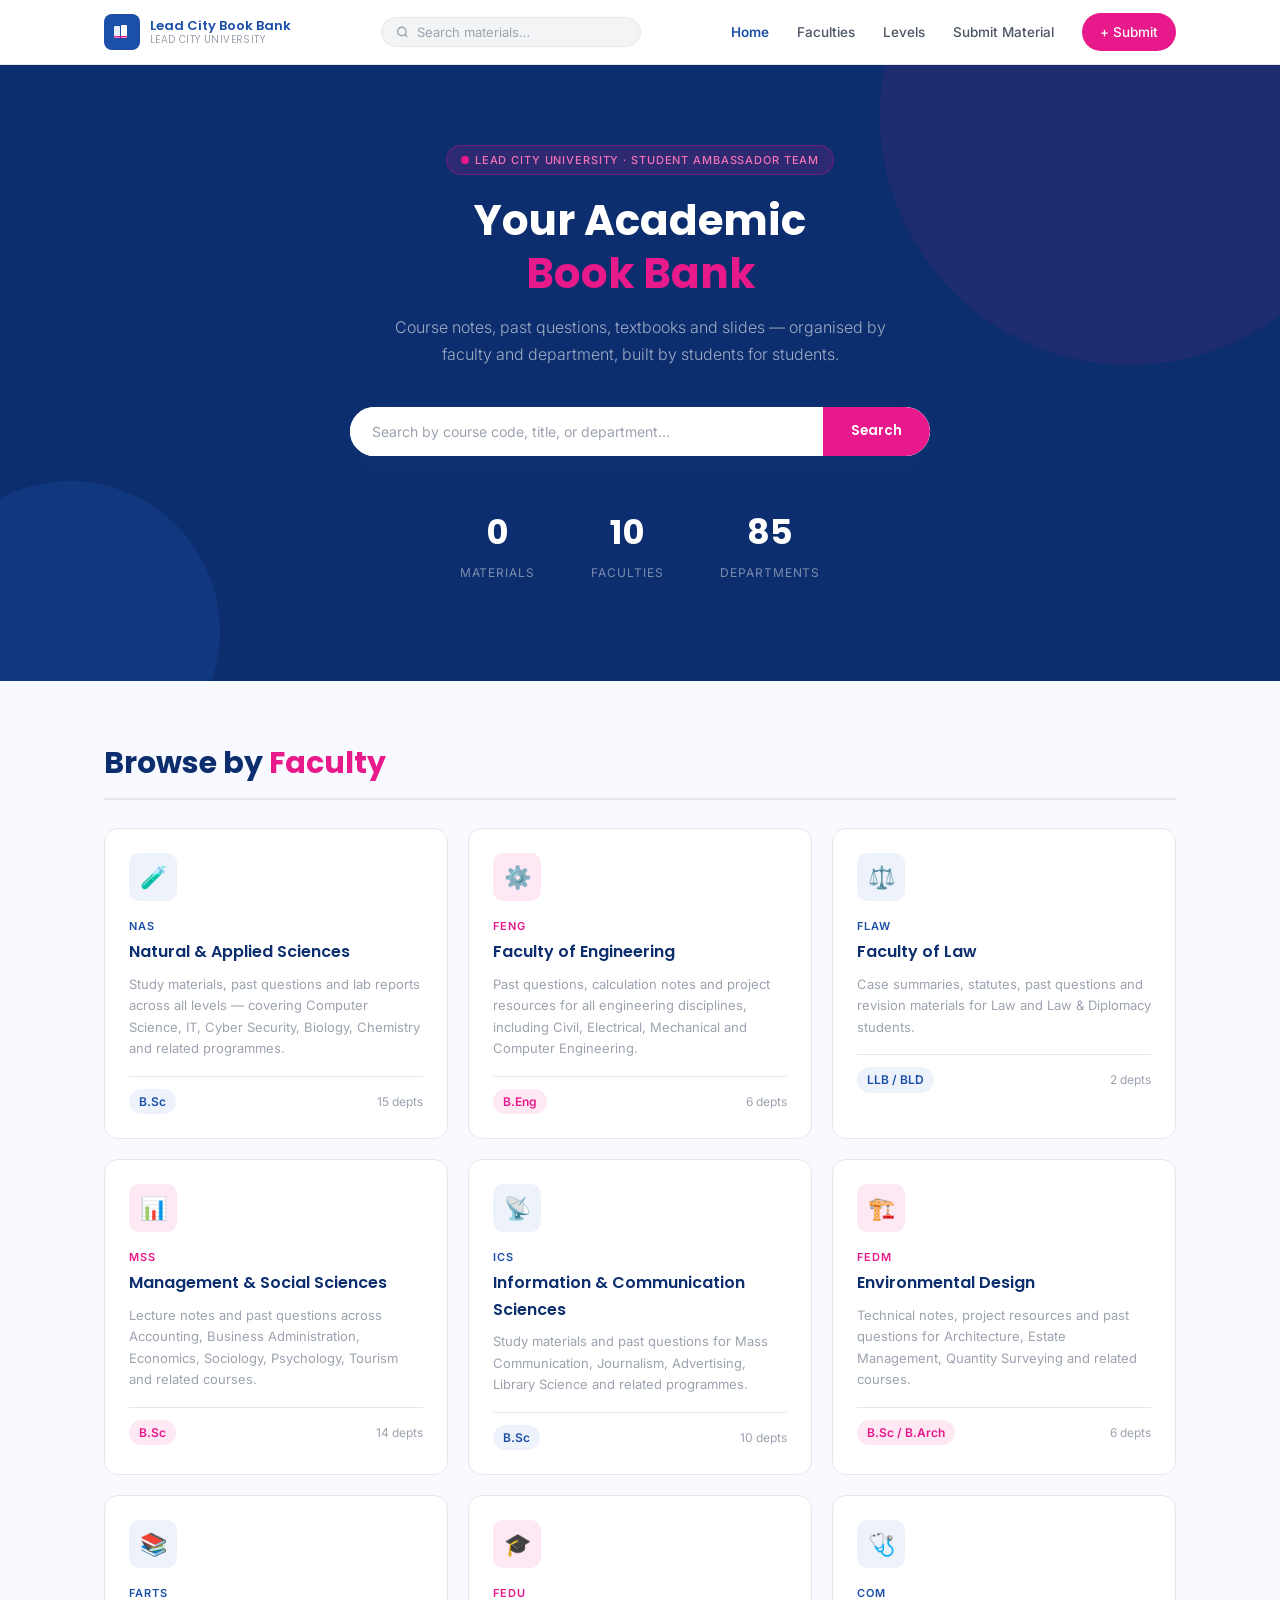
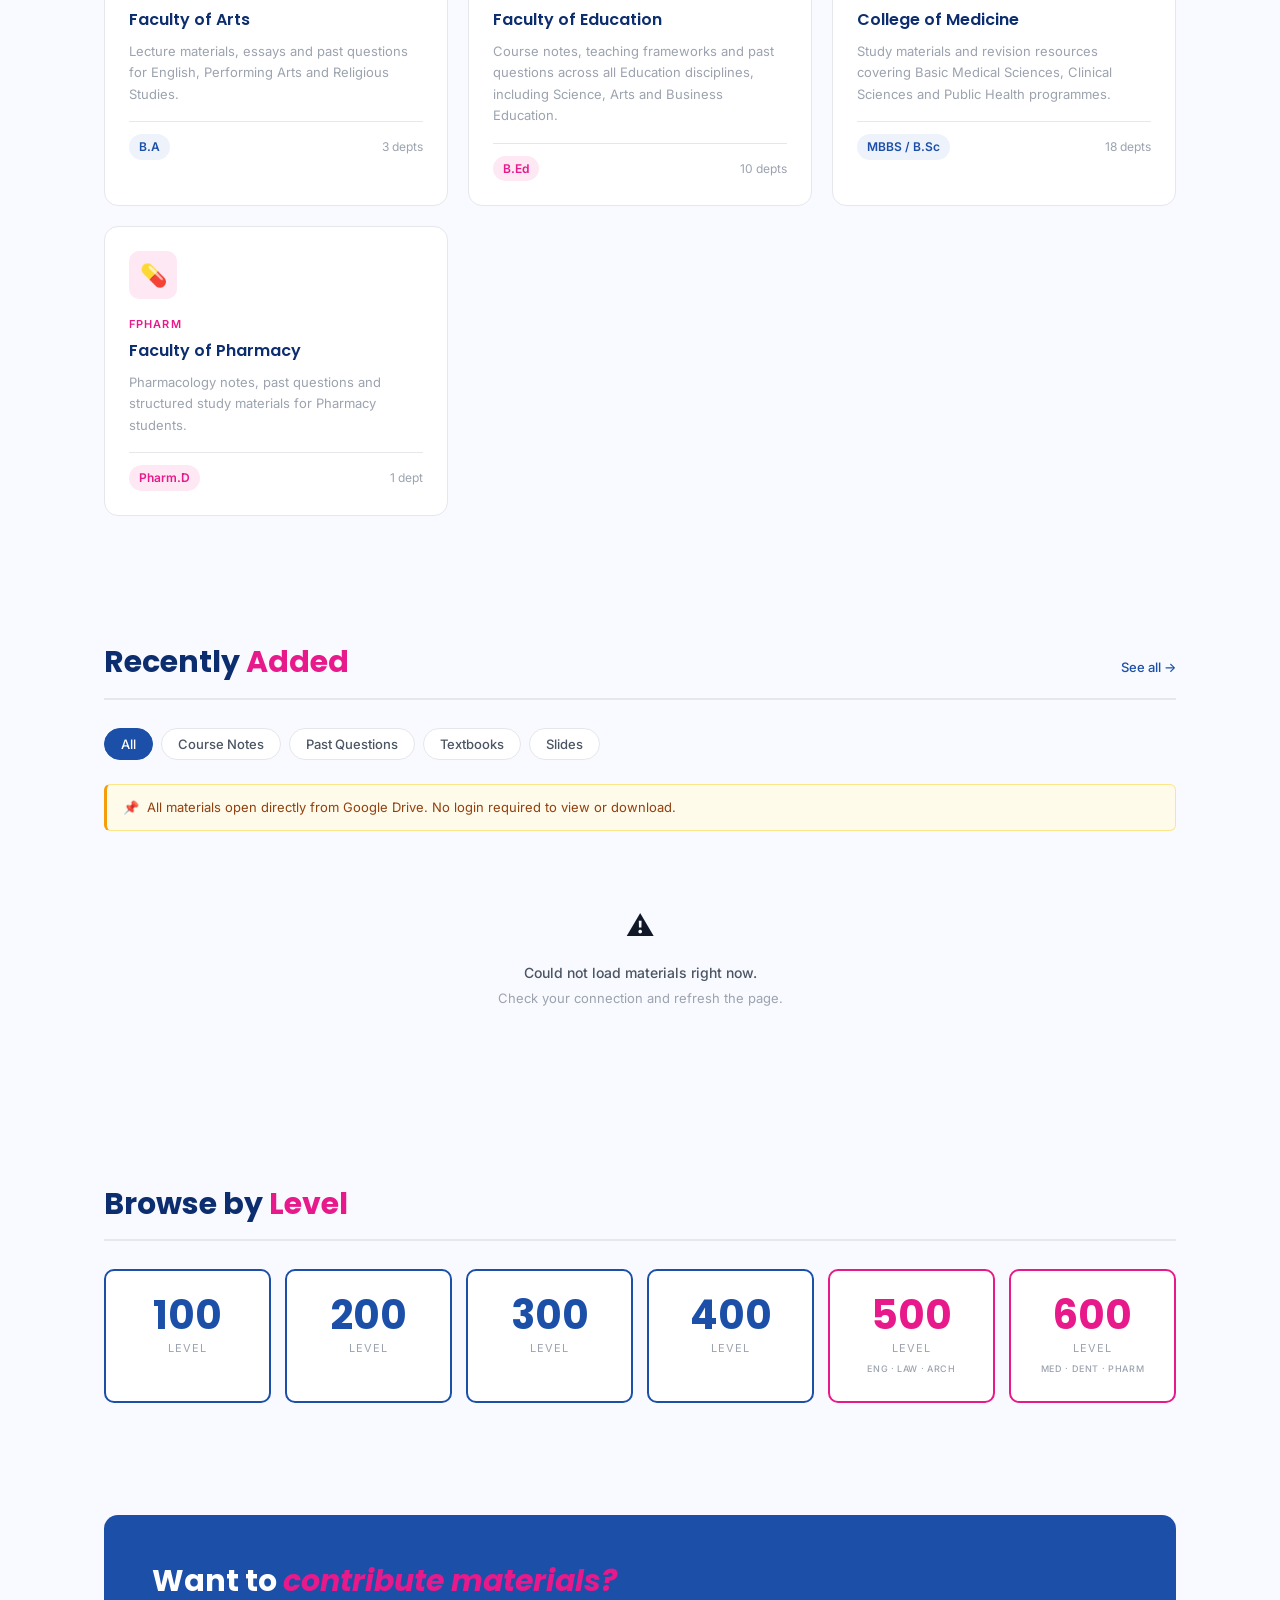
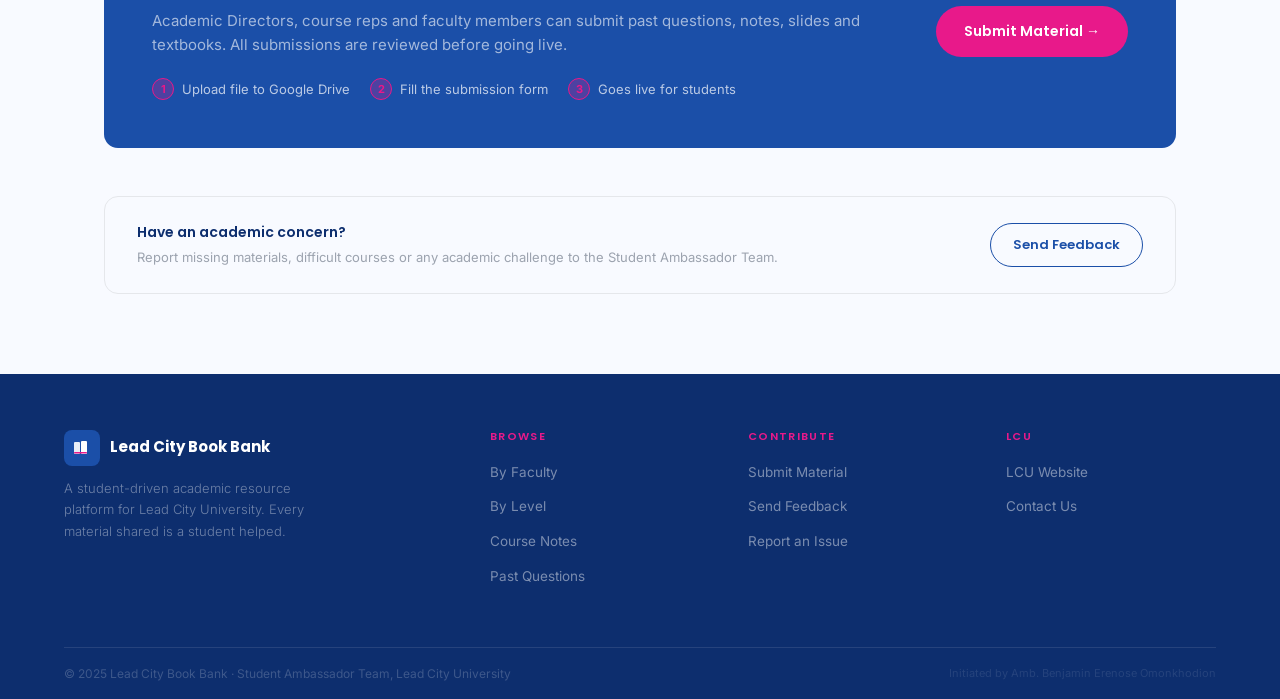
<file: index.html>
<!DOCTYPE html>
<html lang="en">
<head>
<meta charset="UTF-8">
<meta name="viewport" content="width=device-width, initial-scale=1.0">
<title>Lead City Book Bank · Academic Resources for LCU Students</title>
<meta name="description" content="Find course notes, past questions, textbooks and study materials for all faculties at Lead City University.">
<link rel="stylesheet" href="css/style.css">
</head>
<body data-page="index">

<div id="nav-slot"></div>

<!-- HERO -->
<section class="hero">
  <div class="hero-bg-circle c1"></div>
  <div class="hero-bg-circle c2"></div>

  <div class="hero-badge">
    <svg width="8" height="8" viewBox="0 0 8 8"><circle cx="4" cy="4" r="4" fill="#E8198A"/></svg>
    Lead City University · Student Ambassador Team
  </div>

  <h1>Your Academic<br><span>Book Bank</span></h1>
  <p class="hero-sub">Course notes, past questions, textbooks and slides — organised by faculty and department, built by students for students.</p>

  <div class="hero-search-wrap">
    <input type="text" id="hero-search-input" placeholder="Search by course code, title, or department…">
    <button id="hero-search-btn">Search</button>
  </div>

  <div class="hero-stats">
    <div>
      <span class="stat-num" id="total-materials">0</span>
      <span class="stat-label">Materials</span>
    </div>
    <div>
      <span class="stat-num" id="total-faculties">0</span>
      <span class="stat-label">Faculties</span>
    </div>
    <div>
      <span class="stat-num" id="total-depts">0</span>
      <span class="stat-label">Departments</span>
    </div>
  </div>
</section>

<div class="container">

  <!-- FACULTIES -->
  <section class="section" id="faculties">
    <div class="section-head">
      <h2>Browse by <span>Faculty</span></h2>
    </div>
    <div class="faculty-grid" id="faculty-grid"></div>
  </section>

  <!-- RECENTLY ADDED — only shown when RESOURCES.length > 0 via JS -->
  <section class="section" id="recent-section">
    <div class="section-head">
      <h2>Recently <span>Added</span></h2>
      <a href="search.html" class="see-all">See all →</a>
    </div>

    <div class="filter-row" id="type-filter">
      <button class="filter-tab active" data-type="all">All</button>
      <button class="filter-tab" data-type="notes">Course Notes</button>
      <button class="filter-tab" data-type="past">Past Questions</button>
      <button class="filter-tab" data-type="text">Textbooks</button>
      <button class="filter-tab" data-type="slides">Slides</button>
    </div>

    <div class="notice">
      📌 &nbsp;All materials open directly from Google Drive. No login required to view or download.
    </div>

    <div class="resource-grid" id="recent-grid"></div>
  </section>

  <!-- BROWSE BY LEVEL -->
  <section class="section" id="levels">
    <div class="section-head">
      <h2>Browse by <span>Level</span></h2>
    </div>
    <div class="level-grid">
      <a href="search.html?level=100" class="level-card">
        <span class="lc-num">100</span><span class="lc-label">Level</span>
      </a>
      <a href="search.html?level=200" class="level-card">
        <span class="lc-num">200</span><span class="lc-label">Level</span>
      </a>
      <a href="search.html?level=300" class="level-card">
        <span class="lc-num">300</span><span class="lc-label">Level</span>
      </a>
      <a href="search.html?level=400" class="level-card">
        <span class="lc-num">400</span><span class="lc-label">Level</span>
      </a>
      <a href="search.html?level=500" class="level-card level-card--extended">
        <span class="lc-num">500</span>
        <span class="lc-label">Level</span>
        <span class="lc-note">Eng · Law · Arch</span>
      </a>
      <a href="search.html?level=600" class="level-card level-card--extended">
        <span class="lc-num">600</span>
        <span class="lc-label">Level</span>
        <span class="lc-note">Med · Dent · Pharm</span>
      </a>
    </div>
  </section>

  <!-- SUBMIT CTA — PRIMARY, DOMINANT -->
  <div class="upload-section">
    <div>
      <h2>Want to <span>contribute materials?</span></h2>
      <p>Academic Directors, course reps and faculty members can submit past questions, notes, slides and textbooks. All submissions are reviewed before going live.</p>
      <div class="upload-steps">
        <div class="upload-step"><div class="step-dot">1</div> Upload file to Google Drive</div>
        <div class="upload-step"><div class="step-dot">2</div> Fill the submission form</div>
        <div class="upload-step"><div class="step-dot">3</div> Goes live for students</div>
      </div>
    </div>
    <a href="" id="submit-cta-btn" target="_blank" class="btn-pink">Submit Material →</a>
  </div>

  <!-- FEEDBACK — SECONDARY, LOWER WEIGHT -->
  <div style="border:1.5px solid var(--gray-200);border-radius:var(--radius-lg);padding:24px 32px;display:flex;align-items:center;justify-content:space-between;gap:24px;margin-bottom:64px;flex-wrap:wrap">
    <div>
      <p style="font-size:14px;font-weight:600;color:var(--blue-dark);font-family:'Poppins',sans-serif">Have an academic concern?</p>
      <p style="font-size:13px;color:var(--gray-400);margin-top:3px">Report missing materials, difficult courses or any academic challenge to the Student Ambassador Team.</p>
    </div>
    <a href="" id="feedback-banner-btn" target="_blank" style="display:inline-block;background:transparent;border:1.5px solid var(--blue);color:var(--blue);padding:10px 22px;border-radius:100px;font-size:13px;font-weight:600;font-family:'Poppins',sans-serif;white-space:nowrap;text-decoration:none">Send Feedback</a>
  </div>

</div>

<div id="footer-slot"></div>

<script src="js/data.js"></script>
<script src="js/app.js"></script>
<script>
  // Wire form links on index after data.js loads
  document.addEventListener('DOMContentLoaded', function() {
    var fb = document.getElementById('feedback-banner-btn');
    if (fb) fb.href = FORM_FEEDBACK;
    var sb = document.getElementById('submit-cta-btn');
    if (sb) sb.href = FORM_SUBMIT;
  });
</script>
</body>
</html>
</file>
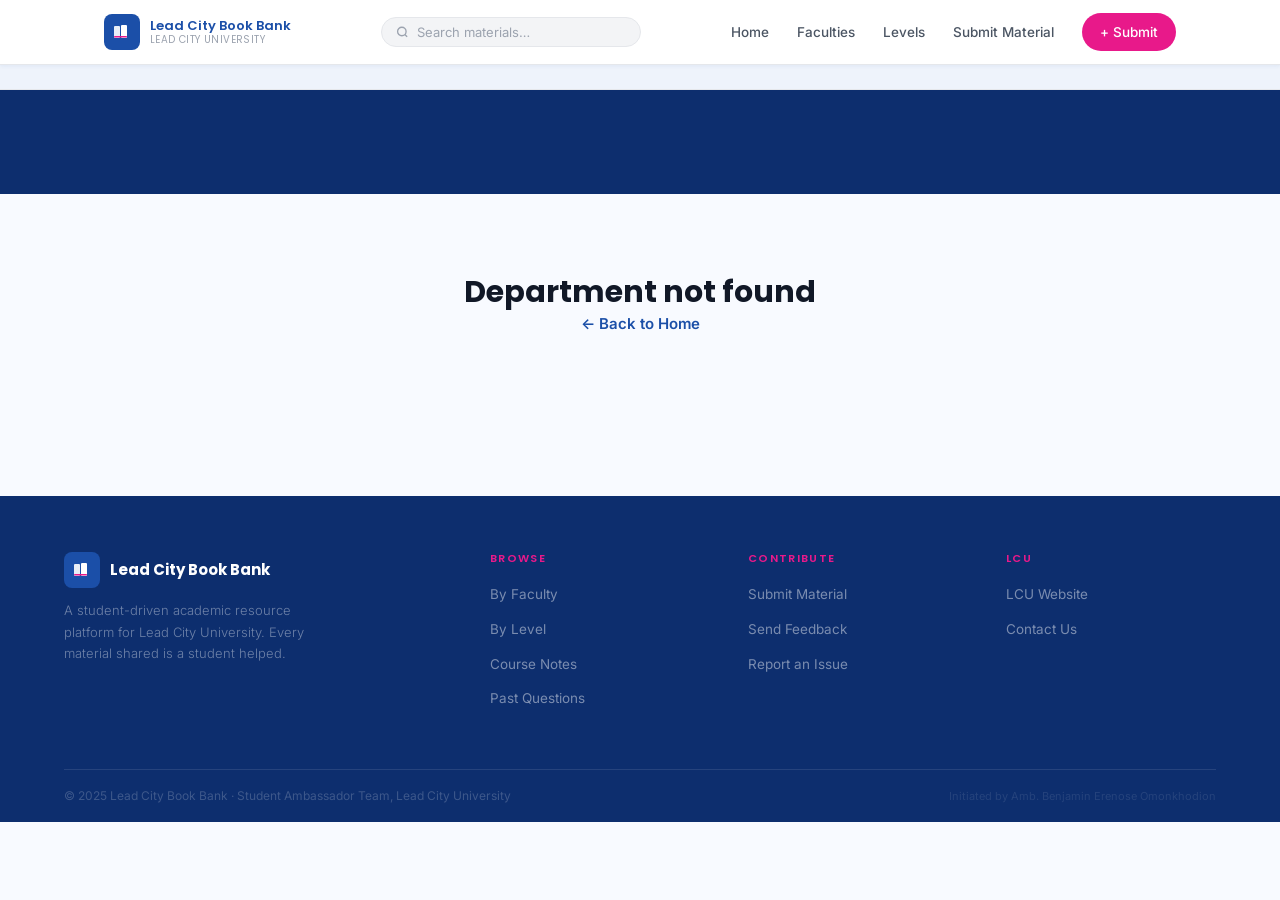
<file: department.html>
<!DOCTYPE html>
<html lang="en">
<head>
<meta charset="UTF-8">
<meta name="viewport" content="width=device-width, initial-scale=1.0">
<title>Department · Lead City Book Bank</title>
<link rel="stylesheet" href="css/style.css">
</head>
<body data-page="department">

<div id="nav-slot"></div>

<div class="breadcrumb" id="breadcrumb"></div>

<section class="page-hero" id="dept-hero"></section>

<div class="container" id="dept-content">
  <section class="section">
    <div class="section-head">
      <h2>Available <span>Materials</span></h2>
    </div>

    <div style="display:flex;gap:24px;flex-wrap:wrap;margin-bottom:24px">
      <div>
        <p style="font-size:12px;color:var(--gray-400);margin-bottom:8px;font-weight:600;letter-spacing:0.06em;text-transform:uppercase">Filter by Level</p>
        <div class="filter-row" id="level-filter" style="margin-bottom:0">
          <button class="filter-tab active" data-level="all">All Levels</button>
          <button class="filter-tab" data-level="100">100L</button>
          <button class="filter-tab" data-level="200">200L</button>
          <button class="filter-tab" data-level="300">300L</button>
          <button class="filter-tab" data-level="400">400L</button>
        </div>
      </div>
      <div>
        <p style="font-size:12px;color:var(--gray-400);margin-bottom:8px;font-weight:600;letter-spacing:0.06em;text-transform:uppercase">Filter by Type</p>
        <div class="filter-row" id="type-filter-dept" style="margin-bottom:0">
          <button class="filter-tab active" data-type="all">All</button>
          <button class="filter-tab" data-type="notes">Notes</button>
          <button class="filter-tab" data-type="past">Past Q.</button>
          <button class="filter-tab" data-type="text">Textbooks</button>
          <button class="filter-tab" data-type="slides">Slides</button>
        </div>
      </div>
    </div>

    <div class="notice">
      📌 &nbsp;Files open directly from Google Drive. No login needed to view or download.
    </div>

    <div class="resource-grid" id="dept-resource-grid">
      <!-- Rendered by JS -->
    </div>

    <div style="margin-top:40px;padding:28px 32px;background:var(--blue-light);border-radius:var(--radius-md);display:flex;align-items:center;justify-content:space-between;flex-wrap:wrap;gap:16px">
      <div>
        <p style="font-size:14px;color:var(--blue-dark);font-weight:600">Don't see what you need?</p>
        <p style="font-size:13px;color:var(--gray-600);margin-top:3px">Browse the full Google Drive folder or submit a new material.</p>
      </div>
      <div style="display:flex;gap:10px;flex-wrap:wrap">
        <a id="dept-drive-btn" href="#" target="_blank" style="display:inline-flex;align-items:center;gap:6px;background:var(--white);border:1.5px solid var(--blue);color:var(--blue);padding:10px 20px;border-radius:100px;font-size:13px;font-weight:600;font-family:'Poppins',sans-serif;text-decoration:none">
          <svg width="13" height="13" viewBox="0 0 24 24" fill="none" stroke="currentColor" stroke-width="2.5"><path d="M14 2H6a2 2 0 0 0-2 2v16a2 2 0 0 0 2 2h12a2 2 0 0 0 2-2V8z"/><polyline points="14 2 14 8 20 8"/></svg>
          Open Drive Folder
        </a>
        <a href="upload.html" style="display:inline-flex;align-items:center;gap:6px;background:var(--blue);color:white;padding:10px 20px;border-radius:100px;font-size:13px;font-weight:600;font-family:'Poppins',sans-serif;text-decoration:none">
          + Submit a Material
        </a>
      </div>
    </div>
  </section>
</div>

<div id="footer-slot"></div>

<script src="js/data.js"></script>
<script src="js/app.js"></script>
</body>
</html>
</file>
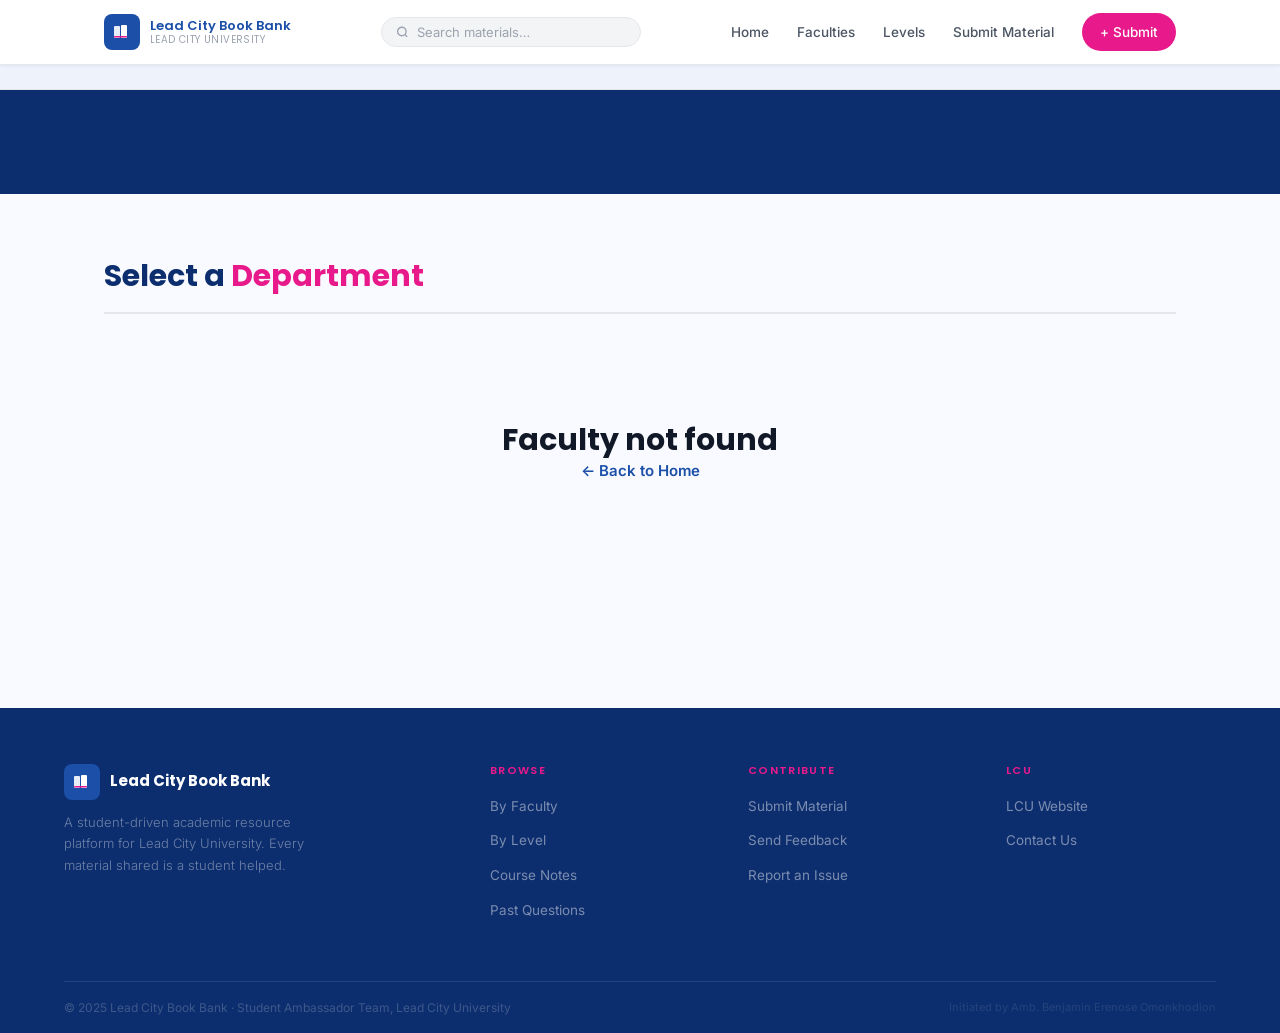
<file: faculty.html>
<!DOCTYPE html>
<html lang="en">
<head>
<meta charset="UTF-8">
<meta name="viewport" content="width=device-width, initial-scale=1.0">
<title>Faculty · Lead City Book Bank</title>
<link rel="stylesheet" href="css/style.css">
<style>
  .subgroup-label {
    font-size: 11px; font-weight: 700; letter-spacing: 0.12em;
    text-transform: uppercase; color: var(--gray-400);
    margin: 28px 0 10px; padding-bottom: 6px;
    border-bottom: 1px solid var(--gray-200);
  }
  .subgroup-label:first-child { margin-top: 0; }
</style>
</head>
<body data-page="faculty">

<div id="nav-slot"></div>
<div class="breadcrumb" id="breadcrumb"></div>
<section class="page-hero" id="faculty-hero"></section>

<div class="container">
  <section class="section">
    <div class="section-head">
      <h2>Select a <span>Department</span></h2>
    </div>
    <div id="dept-container">
      <!-- Rendered by JS -->
    </div>
  </section>
</div>

<div id="footer-slot"></div>
<script src="js/data.js"></script>
<script src="js/app.js"></script>
</body>
</html>
</file>
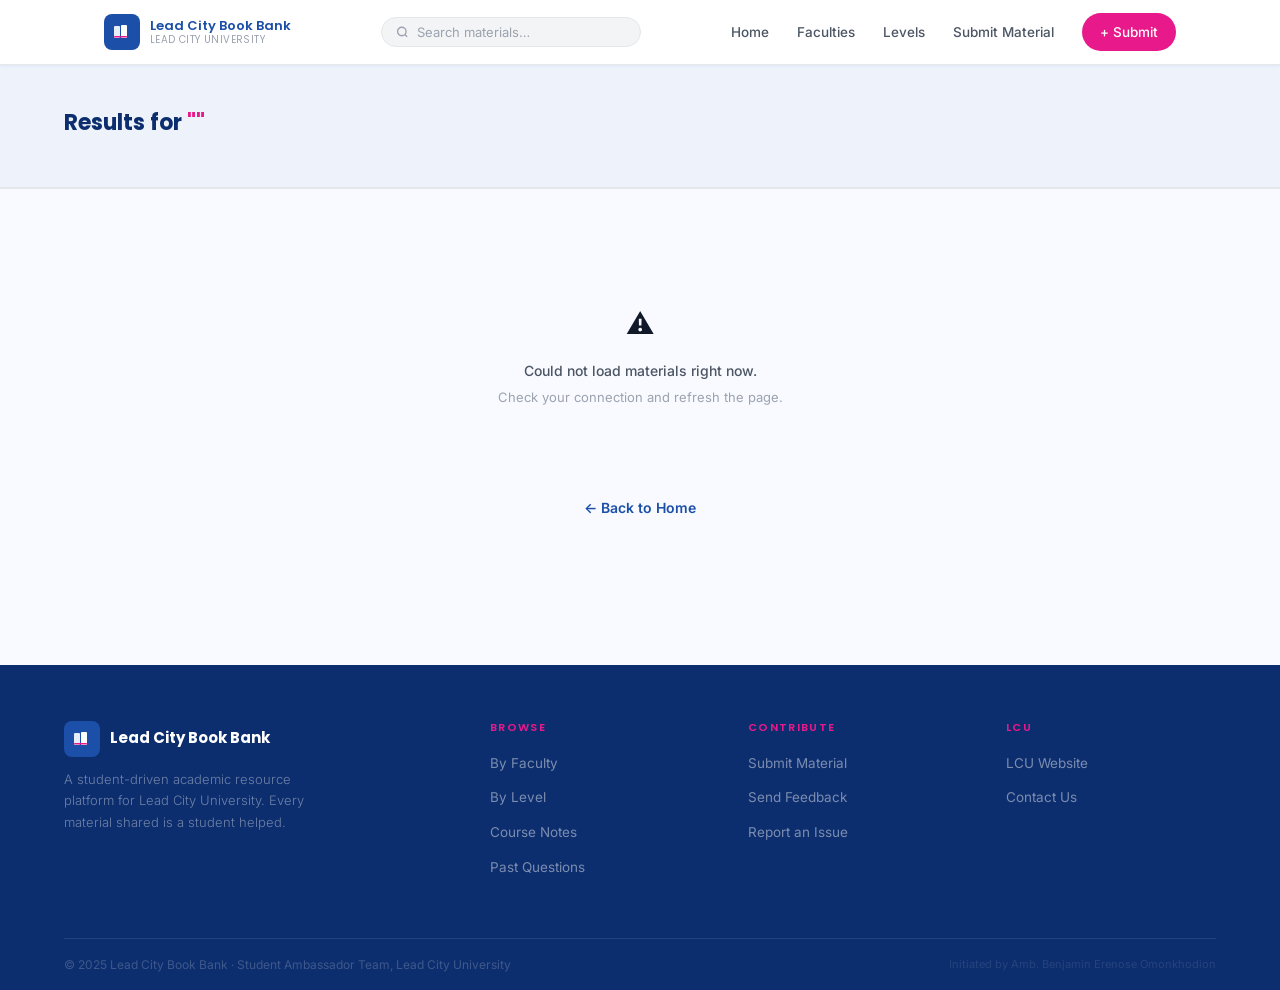
<file: search.html>
<!DOCTYPE html>
<html lang="en">
<head>
<meta charset="UTF-8">
<meta name="viewport" content="width=device-width, initial-scale=1.0">
<title>Search · Lead City Book Bank</title>
<link rel="stylesheet" href="css/style.css">
</head>
<body data-page="search">

<div id="nav-slot"></div>

<div class="search-page-hero">
  <div class="search-page-hero-inner">
    <div class="search-query" id="search-query-display">Results for <span>""</span></div>
    <p style="margin-top:6px;font-size:14px" id="search-count"></p>
  </div>
</div>

<div class="container">
  <section class="section">
    <div class="resource-grid" id="search-grid">
      <!-- Rendered by JS -->
    </div>
    <div style="margin-top:40px;text-align:center">
      <a href="index.html" style="color:var(--blue);font-weight:600;font-size:14px">← Back to Home</a>
    </div>
  </section>
</div>

<div id="footer-slot"></div>

<script src="js/data.js"></script>
<script src="js/app.js"></script>
</body>
</html>
</file>
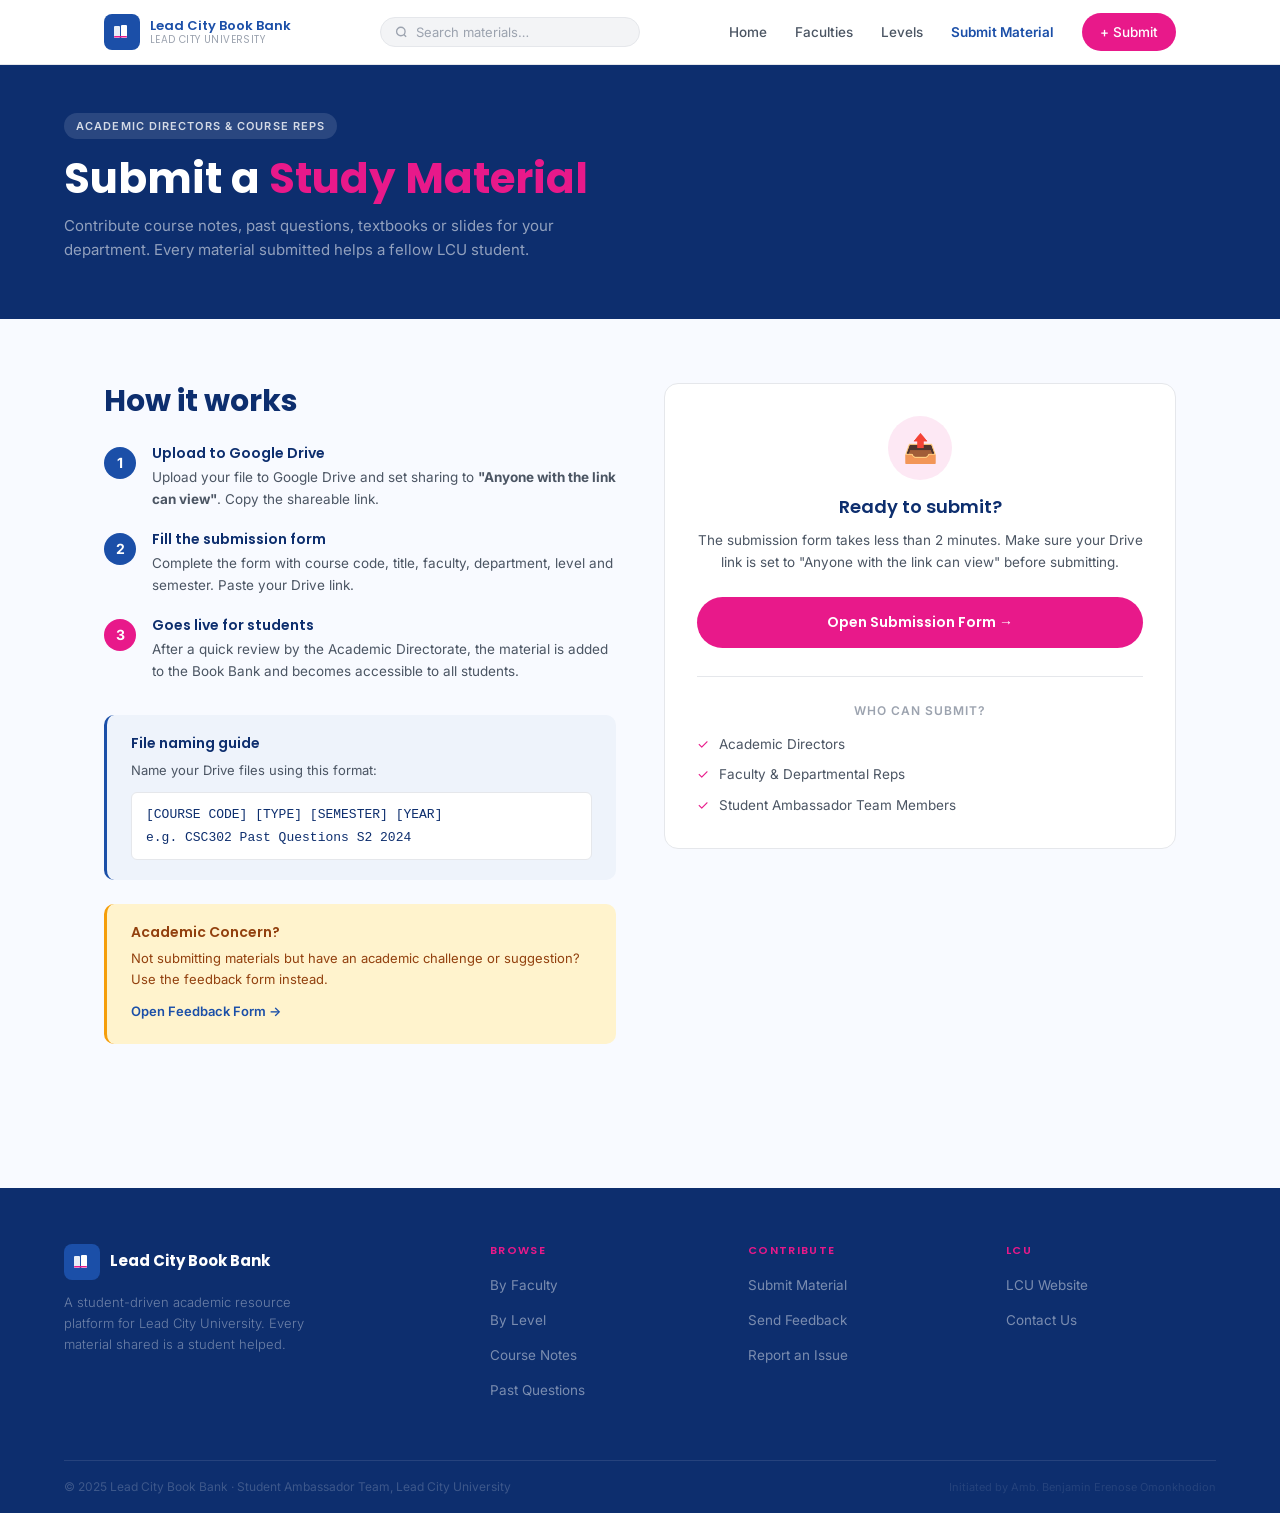
<file: upload.html>
<!DOCTYPE html>
<html lang="en">
<head>
<meta charset="UTF-8">
<meta name="viewport" content="width=device-width, initial-scale=1.0">
<title>Submit Material · Lead City Book Bank</title>
<link rel="stylesheet" href="css/style.css">
</head>
<body data-page="upload">

<div id="nav-slot"></div>

<section class="page-hero">
  <div class="page-hero-inner">
    <span class="page-hero-badge">Academic Directors & Course Reps</span>
    <h1>Submit a <span>Study Material</span></h1>
    <p>Contribute course notes, past questions, textbooks or slides for your department. Every material submitted helps a fellow LCU student.</p>
  </div>
</section>

<div class="container">
  <section class="section">
    <div style="display:grid;grid-template-columns:1fr 1fr;gap:48px;align-items:start">

      <!-- LEFT: HOW IT WORKS -->
      <div id="guidelines">
        <h2 style="color:var(--blue-dark);margin-bottom:24px">How it works</h2>

        <div style="display:flex;flex-direction:column;gap:20px">
          <div style="display:flex;gap:16px;align-items:flex-start">
            <div class="step-dot" style="margin-top:2px;width:32px;height:32px;font-size:14px;background:var(--blue);border:none;color:white;flex-shrink:0">1</div>
            <div>
              <h4 style="font-family:'Poppins',sans-serif;color:var(--blue-dark);margin-bottom:4px">Upload to Google Drive</h4>
              <p style="font-size:13.5px">Upload your file to Google Drive and set sharing to <strong>"Anyone with the link can view"</strong>. Copy the shareable link.</p>
            </div>
          </div>
          <div style="display:flex;gap:16px;align-items:flex-start">
            <div class="step-dot" style="margin-top:2px;width:32px;height:32px;font-size:14px;background:var(--blue);border:none;color:white;flex-shrink:0">2</div>
            <div>
              <h4 style="font-family:'Poppins',sans-serif;color:var(--blue-dark);margin-bottom:4px">Fill the submission form</h4>
              <p style="font-size:13.5px">Complete the form with course code, title, faculty, department, level and semester. Paste your Drive link.</p>
            </div>
          </div>
          <div style="display:flex;gap:16px;align-items:flex-start">
            <div class="step-dot" style="margin-top:2px;width:32px;height:32px;font-size:14px;background:var(--pink);border:none;color:white;flex-shrink:0">3</div>
            <div>
              <h4 style="font-family:'Poppins',sans-serif;color:var(--blue-dark);margin-bottom:4px">Goes live for students</h4>
              <p style="font-size:13.5px">After a quick review by the Academic Directorate, the material is added to the Book Bank and becomes accessible to all students.</p>
            </div>
          </div>
        </div>

        <div style="margin-top:32px;padding:20px 24px;background:var(--blue-light);border-radius:var(--radius-md);border-left:3px solid var(--blue)">
          <h4 style="font-family:'Poppins',sans-serif;color:var(--blue-dark);margin-bottom:8px">File naming guide</h4>
          <p style="font-size:13px;color:var(--gray-600)">Name your Drive files using this format:</p>
          <code style="display:block;margin-top:10px;padding:10px 14px;background:var(--white);border-radius:6px;font-size:13px;color:var(--blue-dark);border:1px solid var(--gray-200);line-height:1.8">
            [COURSE CODE] [TYPE] [SEMESTER] [YEAR]<br>
            e.g. CSC302 Past Questions S2 2024
          </code>
        </div>

        <div style="margin-top:24px;padding:20px 24px;background:#FFF3CD;border-radius:var(--radius-md);border-left:3px solid #F59E0B">
          <h4 style="font-family:'Poppins',sans-serif;color:#92400E;margin-bottom:6px">Academic Concern?</h4>
          <p style="font-size:13px;color:#92400E">Not submitting materials but have an academic challenge or suggestion? Use the feedback form instead.</p>
          <a href="" class="feedback-form-link" target="_blank" style="display:inline-block;margin-top:10px;font-size:13px;font-weight:600;color:var(--blue)">Open Feedback Form →</a>
        </div>
      </div>

      <!-- RIGHT: FORM CTA -->
      <div style="background:var(--white);border:1.5px solid var(--gray-200);border-radius:var(--radius-lg);padding:32px;text-align:center">
        <div style="width:64px;height:64px;background:var(--pink-light);border-radius:50%;display:flex;align-items:center;justify-content:center;margin:0 auto 16px;font-size:28px">📤</div>
        <h3 style="font-family:'Poppins',sans-serif;color:var(--blue-dark);margin-bottom:10px">Ready to submit?</h3>
        <p style="font-size:13.5px;color:var(--gray-600);margin-bottom:24px">The submission form takes less than 2 minutes. Make sure your Drive link is set to "Anyone with the link can view" before submitting.</p>
        <a href="" class="submit-form-link btn-pink" target="_blank" style="display:block;text-align:center">Open Submission Form →</a>

        <div style="margin-top:28px;padding-top:24px;border-top:1px solid var(--gray-200)">
          <p style="font-size:12px;color:var(--gray-400);margin-bottom:12px;font-weight:600;text-transform:uppercase;letter-spacing:0.08em">Who can submit?</p>
          <div style="display:flex;flex-direction:column;gap:8px;text-align:left">
            <div style="display:flex;align-items:center;gap:10px;font-size:13.5px;color:var(--gray-600)"><span style="color:var(--pink)">✓</span> Academic Directors</div>
            <div style="display:flex;align-items:center;gap:10px;font-size:13.5px;color:var(--gray-600)"><span style="color:var(--pink)">✓</span> Faculty & Departmental Reps</div>
            <div style="display:flex;align-items:center;gap:10px;font-size:13.5px;color:var(--gray-600)"><span style="color:var(--pink)">✓</span> Student Ambassador Team Members</div>
          </div>
        </div>
      </div>
    </div>
  </section>
</div>

<div id="footer-slot"></div>
<script src="js/data.js"></script>
<script src="js/app.js"></script>
</body>
</html>
</file>
<file: css/style.css>
/* ─── LEAD CITY BOOK BANK · STYLESHEET ──────────────────────────────────────
   LCU Brand Colors: Blue #1B4FA8  |  Pink #E8198A
   Font: Poppins (display) + Inter (body)
   ───────────────────────────────────────────────────────────────────────── */

@import url('https://fonts.googleapis.com/css2?family=Poppins:wght@400;500;600;700&family=Inter:wght@300;400;500&display=swap');

*, *::before, *::after { box-sizing: border-box; margin: 0; padding: 0; }

:root {
  --blue:        #1B4FA8;
  --blue-dark:   #0D2E6E;
  --blue-light:  #EEF3FB;
  --blue-mid:    #2D64CC;
  --pink:        #E8198A;
  --pink-dark:   #B01068;
  --pink-light:  #FDE8F4;
  --white:       #FFFFFF;
  --off-white:   #F8FAFF;
  --gray-100:    #F3F4F6;
  --gray-200:    #E5E7EB;
  --gray-400:    #9CA3AF;
  --gray-600:    #4B5563;
  --gray-800:    #1F2937;
  --text:        #111827;
  --radius-sm:   6px;
  --radius-md:   10px;
  --radius-lg:   14px;
  --shadow-sm:   0 1px 4px rgba(27,79,168,0.08);
  --shadow-md:   0 4px 16px rgba(27,79,168,0.12);
  --shadow-lg:   0 8px 32px rgba(27,79,168,0.16);
  --transition:  0.2s ease;
}

html { scroll-behavior: smooth; }

body {
  font-family: 'Inter', sans-serif;
  background: var(--off-white);
  color: var(--text);
  font-size: 15px;
  line-height: 1.65;
}

/* ─── TYPOGRAPHY ─────────────────────────────────────────────────────────── */
h1, h2, h3, h4 { font-family: 'Poppins', sans-serif; line-height: 1.25; }
h1 { font-size: clamp(28px, 4vw, 42px); font-weight: 700; }
h2 { font-size: clamp(22px, 3vw, 30px); font-weight: 700; }
h3 { font-size: 18px; font-weight: 600; }
h4 { font-size: 14px; font-weight: 600; }
p { color: var(--gray-600); }
a { text-decoration: none; color: inherit; }

/* ─── LAYOUT ─────────────────────────────────────────────────────────────── */
.container { max-width: 1200px; margin: 0 auto; padding: 0 5%; }
.section { padding: 64px 0; }

/* ─── NAV ─────────────────────────────────────────────────────────────────── */
nav {
  background: var(--white);
  border-bottom: 1px solid var(--gray-200);
  position: sticky; top: 0; z-index: 200;
  box-shadow: var(--shadow-sm);
}

.nav-inner {
  max-width: 1200px; margin: 0 auto; padding: 0 5%;
  height: 64px;
  display: flex; align-items: center; justify-content: space-between;
  gap: 24px;
}

.nav-brand {
  display: flex; align-items: center; gap: 10px;
  flex-shrink: 0;
}

.nav-logo-box {
  width: 36px; height: 36px;
  background: var(--blue);
  border-radius: 8px;
  display: flex; align-items: center; justify-content: center;
}

.nav-logo-box svg { display: block; }

.nav-brand-text { font-family: 'Poppins', sans-serif; line-height: 1.15; }
.nav-brand-text .line1 { font-size: 13px; font-weight: 600; color: var(--blue); display: block; }
.nav-brand-text .line2 { font-size: 10px; font-weight: 400; color: var(--gray-400); display: block; letter-spacing: 0.04em; text-transform: uppercase; }

.nav-links { display: flex; align-items: center; gap: 28px; }
.nav-links a { font-size: 13.5px; font-weight: 500; color: var(--gray-600); transition: color var(--transition); }
.nav-links a:hover { color: var(--blue); }

.nav-search {
  display: flex; align-items: center;
  border: 1.5px solid var(--gray-200);
  border-radius: 100px;
  padding: 6px 14px;
  gap: 8px;
  background: var(--gray-100);
  transition: border-color var(--transition), box-shadow var(--transition);
  flex: 0 1 260px;
}

.nav-search:focus-within {
  border-color: var(--blue);
  box-shadow: 0 0 0 3px rgba(27,79,168,0.1);
  background: var(--white);
}

.nav-search input {
  border: none; outline: none; background: transparent;
  font-size: 13px; color: var(--text); font-family: 'Inter', sans-serif;
  width: 100%;
}

.nav-search input::placeholder { color: var(--gray-400); }

.nav-cta {
  background: var(--pink);
  color: var(--white) !important;
  padding: 8px 18px;
  border-radius: 100px;
  font-size: 13px; font-weight: 600;
  transition: background var(--transition) !important;
  white-space: nowrap;
}

.nav-cta:hover { background: var(--pink-dark) !important; color: var(--white) !important; }

/* ─── HERO ────────────────────────────────────────────────────────────────── */
.hero {
  background: var(--blue-dark);
  padding: 80px 5% 96px;
  text-align: center;
  position: relative;
  overflow: hidden;
}

.hero-bg-circle {
  position: absolute;
  border-radius: 50%;
  background: rgba(232,25,138,0.08);
  pointer-events: none;
}

.hero-bg-circle.c1 { width: 500px; height: 500px; top: -200px; right: -100px; }
.hero-bg-circle.c2 { width: 300px; height: 300px; bottom: -100px; left: -80px; background: rgba(27,79,168,0.3); }

.hero-badge {
  display: inline-flex; align-items: center; gap: 6px;
  background: rgba(232,25,138,0.15);
  border: 1px solid rgba(232,25,138,0.35);
  color: #f472b6;
  font-size: 11px; font-weight: 500; letter-spacing: 0.08em;
  text-transform: uppercase;
  padding: 5px 14px; border-radius: 100px;
  margin-bottom: 20px;
}

.hero h1 { color: var(--white); margin-bottom: 14px; }
.hero h1 span { color: var(--pink); }

.hero-sub {
  color: rgba(255,255,255,0.6);
  font-size: 16px; font-weight: 300;
  max-width: 540px; margin: 0 auto 40px;
}

/* hero search */
.hero-search-wrap {
  max-width: 580px; margin: 0 auto 48px;
  display: flex;
  background: var(--white);
  border-radius: 100px;
  overflow: hidden;
  box-shadow: var(--shadow-lg);
}

.hero-search-wrap input {
  flex: 1; border: none; outline: none;
  padding: 16px 22px;
  font-size: 14px; color: var(--text);
  font-family: 'Inter', sans-serif;
}

.hero-search-wrap input::placeholder { color: var(--gray-400); }

.hero-search-wrap button {
  background: var(--pink);
  border: none; cursor: pointer;
  padding: 0 28px;
  font-size: 13.5px; font-weight: 600;
  color: var(--white);
  font-family: 'Poppins', sans-serif;
  transition: background var(--transition);
  border-radius: 0 100px 100px 0;
}

.hero-search-wrap button:hover { background: var(--pink-dark); }

.hero-stats { display: flex; justify-content: center; gap: 56px; }

.stat-num {
  font-family: 'Poppins', sans-serif;
  font-size: 34px; font-weight: 700;
  color: var(--white); display: block;
}

.stat-label {
  font-size: 12px; color: rgba(255,255,255,0.45);
  text-transform: uppercase; letter-spacing: 0.08em;
}

/* ─── BREADCRUMB ──────────────────────────────────────────────────────────── */
.breadcrumb {
  background: var(--blue-light);
  border-bottom: 1px solid var(--gray-200);
  padding: 12px 5%;
}

.breadcrumb-inner {
  max-width: 1200px; margin: 0 auto;
  display: flex; align-items: center; gap: 8px;
  font-size: 13px; color: var(--gray-400);
}

.breadcrumb a { color: var(--blue); font-weight: 500; }
.breadcrumb a:hover { text-decoration: underline; }
.breadcrumb .sep { color: var(--gray-400); }
.breadcrumb .current { color: var(--gray-600); font-weight: 500; }

/* ─── SECTION HEADER ─────────────────────────────────────────────────────── */
.section-head {
  display: flex; align-items: baseline; justify-content: space-between;
  padding-bottom: 16px;
  border-bottom: 2px solid var(--gray-200);
  margin-bottom: 28px;
}

.section-head h2 { color: var(--blue-dark); }
.section-head h2 span { color: var(--pink); }

.see-all {
  font-size: 13px; font-weight: 500; color: var(--blue);
  display: flex; align-items: center; gap: 4px;
}
.see-all:hover { text-decoration: underline; }

/* ─── FACULTY GRID ───────────────────────────────────────────────────────── */
.faculty-grid {
  display: grid;
  grid-template-columns: repeat(auto-fill, minmax(280px, 1fr));
  gap: 20px;
}

.faculty-card {
  background: var(--white);
  border: 1.5px solid var(--gray-200);
  border-radius: var(--radius-lg);
  padding: 24px;
  text-decoration: none;
  display: block;
  transition: transform var(--transition), box-shadow var(--transition), border-color var(--transition);
  position: relative; overflow: hidden;
}

.faculty-card::after {
  content: '';
  position: absolute; bottom: 0; left: 0; right: 0; height: 3px;
  background: var(--blue);
  transform: scaleX(0); transform-origin: left;
  transition: transform 0.3s;
}

.faculty-card:hover {
  transform: translateY(-4px);
  box-shadow: var(--shadow-md);
  border-color: var(--blue);
}

.faculty-card:hover::after { transform: scaleX(1); }

.faculty-card.pink-accent::after { background: var(--pink); }
.faculty-card.pink-accent:hover { border-color: var(--pink); }

.fc-icon {
  width: 48px; height: 48px;
  background: var(--blue-light);
  border-radius: var(--radius-md);
  display: flex; align-items: center; justify-content: center;
  font-size: 22px; margin-bottom: 16px;
}

.faculty-card.pink-accent .fc-icon { background: var(--pink-light); }

.fc-short {
  font-size: 11px; font-weight: 600; letter-spacing: 0.1em;
  text-transform: uppercase; color: var(--blue);
  margin-bottom: 4px;
}

.faculty-card.pink-accent .fc-short { color: var(--pink); }

.fc-name {
  font-family: 'Poppins', sans-serif;
  font-size: 16px; font-weight: 600;
  color: var(--blue-dark); margin-bottom: 8px;
}

.fc-desc { font-size: 13px; color: var(--gray-400); margin-bottom: 16px; }

.fc-footer {
  display: flex; align-items: center; justify-content: space-between;
  border-top: 1px solid var(--gray-200); padding-top: 12px;
  font-size: 12px;
}

.fc-degree {
  background: var(--blue-light);
  color: var(--blue);
  font-weight: 600;
  padding: 3px 10px; border-radius: 100px;
}

.faculty-card.pink-accent .fc-degree { background: var(--pink-light); color: var(--pink); }

.fc-count { color: var(--gray-400); }

/* ─── DEPARTMENT GRID ────────────────────────────────────────────────────── */
.dept-grid {
  display: grid;
  grid-template-columns: repeat(auto-fill, minmax(220px, 1fr));
  gap: 14px;
}

.dept-card {
  background: var(--white);
  border: 1.5px solid var(--gray-200);
  border-radius: var(--radius-md);
  padding: 18px 20px;
  text-decoration: none; display: block;
  transition: all var(--transition);
  display: flex; align-items: center; justify-content: space-between;
  gap: 12px;
}

.dept-card:hover {
  border-color: var(--blue);
  background: var(--blue-light);
  transform: translateX(4px);
}

.dept-card.pink:hover { border-color: var(--pink); background: var(--pink-light); }

.dept-card-name {
  font-family: 'Poppins', sans-serif;
  font-size: 14px; font-weight: 500;
  color: var(--blue-dark);
}

.dept-arrow { color: var(--gray-400); font-size: 16px; flex-shrink: 0; }

/* ─── RESOURCE GRID ──────────────────────────────────────────────────────── */
.resource-grid {
  display: grid;
  grid-template-columns: repeat(auto-fill, minmax(260px, 1fr));
  gap: 18px;
}

.resource-card {
  background: var(--white);
  border: 1.5px solid var(--gray-200);
  border-radius: var(--radius-md);
  padding: 20px 22px; display: block;
  text-decoration: none; color: var(--text);
  transition: transform var(--transition), box-shadow var(--transition), border-color var(--transition);
  position: relative; overflow: hidden;
}

.resource-card::before {
  content: '';
  position: absolute; top: 0; left: 0; right: 0; height: 3px;
  background: var(--blue);
  transform: scaleX(0); transform-origin: left;
  transition: transform 0.25s;
}

.resource-card:hover {
  transform: translateY(-3px);
  box-shadow: var(--shadow-md);
  border-color: var(--gray-200);
}

.resource-card:hover::before { transform: scaleX(1); }

.resource-type-tag {
  display: inline-block;
  font-size: 10px; font-weight: 600; letter-spacing: 0.1em;
  text-transform: uppercase;
  padding: 3px 10px; border-radius: 3px;
  margin-bottom: 12px;
}

.tag-notes  { background: #ECFDF5; color: #065F46; }
.tag-past   { background: #FFFBEB; color: #92400E; }
.tag-text   { background: #EFF6FF; color: #1E40AF; }
.tag-slides { background: #F5F3FF; color: #5B21B6; }
.tag-research { background: #FDF2F8; color: #831843; }

.rc-title {
  font-family: 'Poppins', sans-serif;
  font-size: 15px; font-weight: 600;
  color: var(--blue-dark); margin-bottom: 6px;
  line-height: 1.35;
}

.rc-course {
  font-size: 12px; font-weight: 600;
  color: var(--pink); margin-bottom: 10px;
}

.rc-meta {
  display: flex; align-items: center; justify-content: space-between;
  font-size: 12px; color: var(--gray-400);
  margin-top: 14px; padding-top: 12px;
  border-top: 1px solid var(--gray-200);
}

.rc-level {
  background: var(--blue-light); color: var(--blue);
  font-weight: 600; padding: 2px 8px; border-radius: 3px;
}

/* ─── FILTER TABS ────────────────────────────────────────────────────────── */
.filter-row { display: flex; gap: 8px; flex-wrap: wrap; margin-bottom: 24px; }

.filter-tab {
  padding: 7px 16px;
  border: 1.5px solid var(--gray-200);
  border-radius: 100px;
  font-size: 13px; cursor: pointer;
  background: var(--white);
  color: var(--gray-600);
  font-family: 'Inter', sans-serif;
  font-weight: 500;
  transition: all var(--transition);
}

.filter-tab:hover, .filter-tab.active {
  background: var(--blue);
  border-color: var(--blue);
  color: var(--white);
}

/* ─── LEVEL CARDS ────────────────────────────────────────────────────────── */
.level-grid {
  display: grid;
  grid-template-columns: repeat(6, 1fr);
  gap: 14px;
}

.level-card {
  background: var(--white);
  border: 2px solid var(--blue);
  border-radius: var(--radius-md);
  padding: 24px 16px;
  text-align: center;
  text-decoration: none;
  transition: all var(--transition);
  display: block;
}

.level-card:hover {
  background: var(--blue);
  transform: translateY(-3px);
  box-shadow: var(--shadow-md);
}

.level-card:hover .lc-num { color: var(--white); }
.level-card:hover .lc-label { color: rgba(255,255,255,0.7); }

.lc-num {
  font-family: 'Poppins', sans-serif;
  font-size: 40px; font-weight: 700;
  color: var(--blue); display: block; line-height: 1;
}

.lc-label {
  font-size: 11px; text-transform: uppercase;
  letter-spacing: 0.1em; color: var(--gray-400);
  display: block; margin-top: 4px;
}

/* ─── FACULTY PAGE HERO ──────────────────────────────────────────────────── */
.page-hero {
  background: var(--blue-dark);
  padding: 48px 5% 56px;
}

.page-hero-inner { max-width: 1200px; margin: 0 auto; }

.page-hero-badge {
  display: inline-block;
  background: rgba(255,255,255,0.12);
  color: rgba(255,255,255,0.8);
  font-size: 11px; font-weight: 600;
  letter-spacing: 0.1em; text-transform: uppercase;
  padding: 4px 12px; border-radius: 100px;
  margin-bottom: 14px;
}

.page-hero h1 { color: var(--white); }
.page-hero h1 span { color: var(--pink); }
.page-hero p { color: rgba(255,255,255,0.55); margin-top: 8px; max-width: 560px; }

.page-hero-meta {
  display: flex; gap: 24px; margin-top: 24px;
}

.meta-pill {
  background: rgba(255,255,255,0.1);
  border: 1px solid rgba(255,255,255,0.15);
  color: rgba(255,255,255,0.7);
  font-size: 12px; font-weight: 500;
  padding: 5px 14px; border-radius: 100px;
}

/* ─── UPLOAD SECTION ─────────────────────────────────────────────────────── */
.upload-section {
  background: var(--blue);
  border-radius: var(--radius-lg);
  padding: 48px;
  display: grid;
  grid-template-columns: 1fr auto;
  gap: 32px;
  align-items: center;
  margin: 48px 0;
}

.upload-section h2 { color: var(--white); }
.upload-section h2 span { color: var(--pink); font-style: italic; }
.upload-section p { color: rgba(255,255,255,0.6); margin-top: 8px; }

.upload-steps {
  display: flex; gap: 20px; margin-top: 20px;
  flex-wrap: wrap;
}

.upload-step {
  display: flex; align-items: center; gap: 8px;
  font-size: 13px; color: rgba(255,255,255,0.7);
}

.step-dot {
  width: 22px; height: 22px;
  background: rgba(232,25,138,0.25);
  border: 1px solid var(--pink);
  border-radius: 50%;
  display: flex; align-items: center; justify-content: center;
  font-size: 11px; font-weight: 700; color: var(--pink);
  flex-shrink: 0;
}

.btn-pink {
  display: inline-block;
  background: var(--pink);
  color: var(--white);
  padding: 14px 28px;
  border-radius: 100px;
  font-weight: 600; font-size: 14px;
  font-family: 'Poppins', sans-serif;
  white-space: nowrap;
  transition: background var(--transition), transform var(--transition);
}

.btn-pink:hover { background: var(--pink-dark); transform: translateY(-1px); }

/* ─── NOTICE ─────────────────────────────────────────────────────────────── */
.notice {
  background: #FFFBEB;
  border: 1px solid #FDE68A;
  border-left: 3px solid #F59E0B;
  border-radius: var(--radius-sm);
  padding: 12px 16px;
  font-size: 13px; color: #92400E;
  margin-bottom: 24px;
}

/* ─── EMPTY STATE ────────────────────────────────────────────────────────── */
.empty-state {
  text-align: center; padding: 56px 20px;
  grid-column: 1 / -1;
}

.empty-state-icon {
  width: 64px; height: 64px;
  background: var(--blue-light);
  border-radius: 50%;
  display: flex; align-items: center; justify-content: center;
  margin: 0 auto 16px;
  font-size: 28px;
}

.empty-state h3 { color: var(--blue-dark); font-size: 17px; margin-bottom: 6px; }
.empty-state p { font-size: 13px; max-width: 320px; margin: 0 auto; }

/* ─── FOOTER ─────────────────────────────────────────────────────────────── */
footer {
  background: var(--blue-dark);
  padding: 56px 5% 0;
  margin-top: 80px;
}

.footer-grid {
  max-width: 1200px; margin: 0 auto;
  display: grid;
  grid-template-columns: 1.8fr 1fr 1fr 1fr;
  gap: 48px;
  padding-bottom: 48px;
  border-bottom: 1px solid rgba(255,255,255,0.1);
}

.footer-brand p {
  color: rgba(255,255,255,0.4);
  font-size: 13px; font-weight: 300;
  margin-top: 12px; max-width: 240px;
}

.footer-col h4 {
  font-size: 11px; font-weight: 600;
  letter-spacing: 0.12em; text-transform: uppercase;
  color: var(--pink); margin-bottom: 16px;
}

.footer-col ul { list-style: none; }
.footer-col ul li { margin-bottom: 10px; }
.footer-col ul a {
  font-size: 13.5px; color: rgba(255,255,255,0.45);
  transition: color var(--transition);
}
.footer-col ul a:hover { color: var(--white); }

.footer-bottom {
  max-width: 1200px; margin: 0 auto;
  padding: 16px 0;
  display: flex; justify-content: space-between; align-items: center;
  font-size: 12px; color: rgba(255,255,255,0.2);
}

/* ─── SEARCH RESULTS PAGE ────────────────────────────────────────────────── */
.search-page-hero {
  background: var(--blue-light);
  border-bottom: 2px solid var(--gray-200);
  padding: 40px 5%;
}

.search-page-hero-inner { max-width: 1200px; margin: 0 auto; }

.search-query {
  font-family: 'Poppins', sans-serif;
  font-size: 22px; font-weight: 700; color: var(--blue-dark);
}

.search-query span { color: var(--pink); }

/* ─── ANIMATIONS ─────────────────────────────────────────────────────────── */
@keyframes fadeUp {
  from { opacity: 0; transform: translateY(18px); }
  to   { opacity: 1; transform: translateY(0); }
}

.hero > * { animation: fadeUp 0.5s ease both; }
.hero h1   { animation-delay: 0.05s; }
.hero-sub  { animation-delay: 0.12s; }
.hero-search-wrap { animation-delay: 0.2s; }
.hero-stats { animation-delay: 0.28s; }

/* ─── RESPONSIVE ─────────────────────────────────────────────────────────── */
@media (max-width: 900px) {
  .nav-search { display: none; }
  .footer-grid { grid-template-columns: 1fr 1fr; }
}

@media (max-width: 640px) {
  nav .nav-links { display: none; }
  .level-grid { grid-template-columns: repeat(2, 1fr); }
  .upload-section { grid-template-columns: 1fr; }
  .hero-stats { gap: 28px; flex-wrap: wrap; }
  .footer-grid { grid-template-columns: 1fr; gap: 28px; }
  .footer-bottom { flex-direction: column; gap: 6px; text-align: center; }
  .page-hero-meta { flex-wrap: wrap; }
}

/* ─── DURATION BADGES ────────────────────────────────────────────────────── */
.dur-badge {
  display: inline-block;
  font-size: 9px; font-weight: 700;
  letter-spacing: 0.06em; text-transform: uppercase;
  padding: 2px 7px; border-radius: 3px;
  margin-left: 6px; vertical-align: middle;
}
.dur-5 { background: #FFF3CD; color: #856404; }
.dur-6 { background: #F8D7DA; color: #842029; }

/* ─── SUBGROUP LABEL ─────────────────────────────────────────────────────── */
.subgroup-label {
  font-size: 11px; font-weight: 700; letter-spacing: 0.12em;
  text-transform: uppercase; color: var(--gray-400);
  margin: 28px 0 10px; padding-bottom: 6px;
  border-bottom: 1px solid var(--gray-200);
}
.subgroup-label:first-child { margin-top: 0; }

/* ─── LEVEL CARD NOTE (500L / 600L) ─────────────────────────────────────── */
.lc-note {
  font-size: 9px; text-transform: uppercase;
  letter-spacing: 0.07em; color: var(--gray-400);
  display: block; margin-top: 5px;
  font-weight: 500;
}

.level-card--extended {
  border-color: var(--pink);
}
.level-card--extended .lc-num { color: var(--pink); }
.level-card--extended:hover { background: var(--pink); }
.level-card--extended:hover .lc-num { color: var(--white); }
.level-card--extended:hover .lc-note { color: rgba(255,255,255,0.65); }

/* responsive: 3 cols on tablet, 2 on mobile */
@media (max-width: 900px) {
  .level-grid { grid-template-columns: repeat(3, 1fr); }
}
@media (max-width: 640px) {
  .level-grid { grid-template-columns: repeat(2, 1fr); }
}

/* ─── SPINNER ────────────────────────────────────────────────────────────── */
@keyframes spin {
  to { transform: rotate(360deg); }
}
</file>
